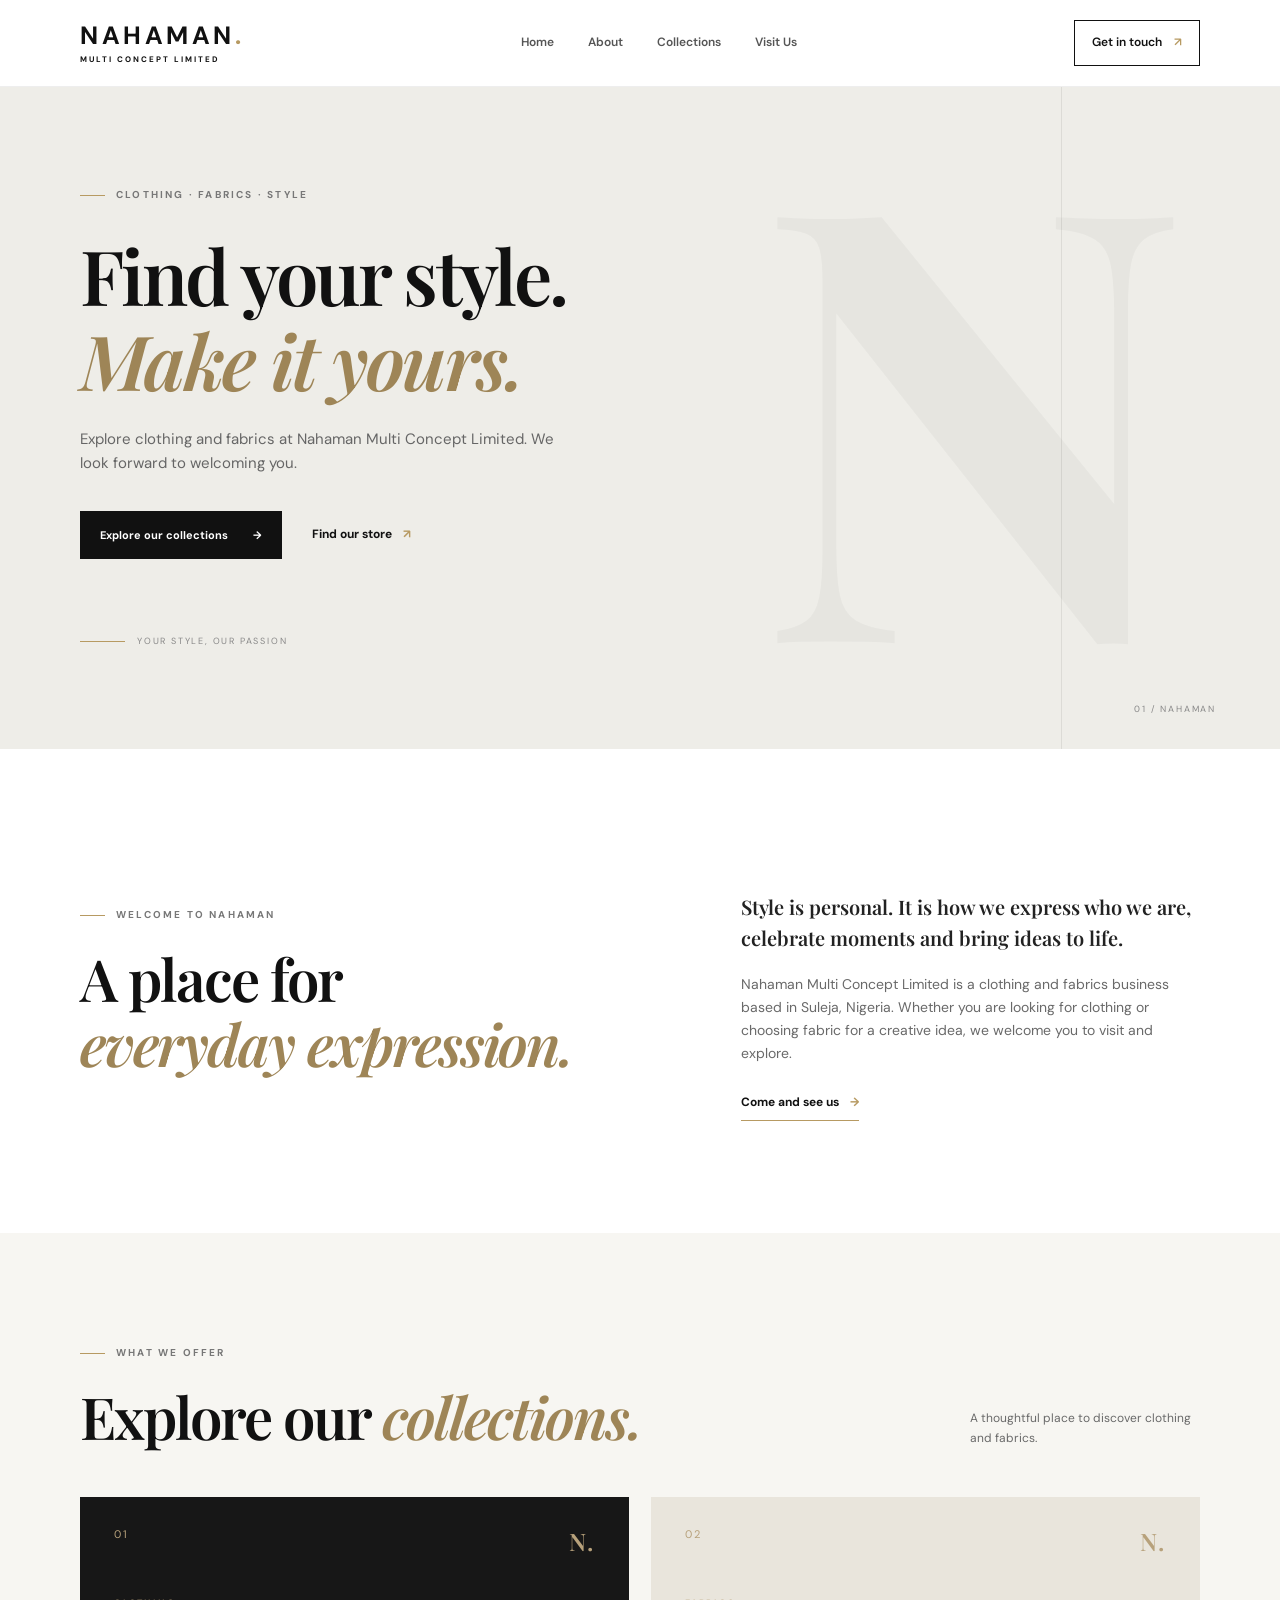
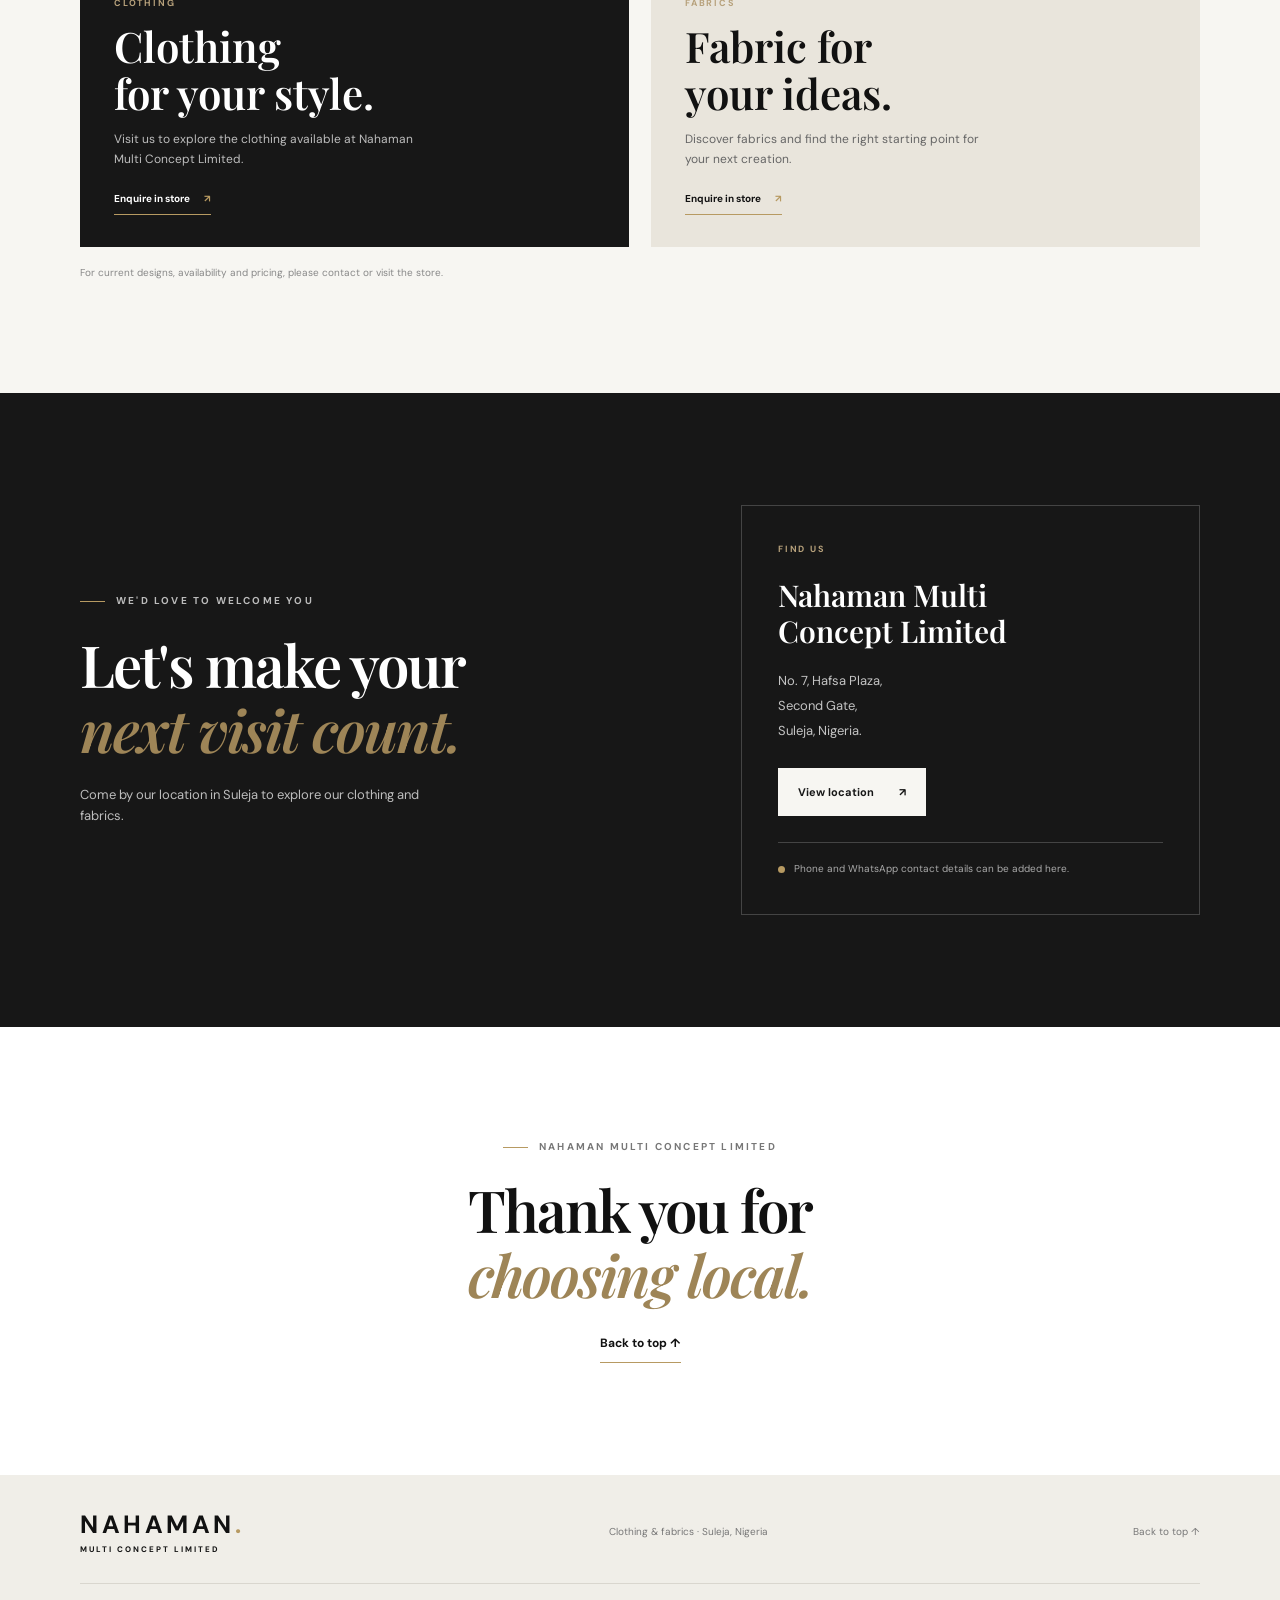
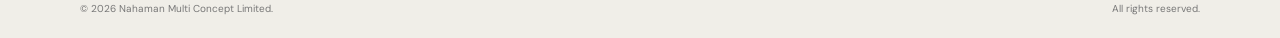
<file: index.html>
<!DOCTYPE html>
<html lang="en">
<head>
  <meta charset="UTF-8">
  <meta name="viewport" content="width=device-width, initial-scale=1.0">
  <meta name="description" content="Nahaman Multi Concept Limited offers clothing and fabrics in Suleja, Nigeria. Visit us at No. 7, Hafsa Plaza, Second Gate, Suleja.">
  <meta name="theme-color" content="#111111">
  <title>Nahaman Multi Concept Limited | Clothing & Fabrics</title>
  <link rel="preconnect" href="https://fonts.googleapis.com">
  <link rel="preconnect" href="https://fonts.gstatic.com" crossorigin>
  <link href="https://fonts.googleapis.com/css2?family=DM+Sans:wght@400;500;600;700&family=Playfair+Display:wght@600;700&display=swap" rel="stylesheet">
  <link rel="stylesheet" href="style.css">
</head>
<body>
  <a class="skip-link" href="#main">Skip to content</a>
  <header class="site-header">
    <div class="container nav-wrap">
      <a class="brand" href="#home" aria-label="Nahaman Multi Concept Limited home">
        <span class="brand-name">NAHAMAN<span class="brand-dot">.</span></span>
        <span class="brand-subtitle">MULTI CONCEPT LIMITED</span>
      </a>
      <button class="menu-toggle" id="menuToggle" aria-label="Open navigation" aria-expanded="false" aria-controls="siteNav">
        <span></span><span></span><span></span>
      </button>
      <nav class="site-nav" id="siteNav" aria-label="Main navigation">
        <a href="#home">Home</a>
        <a href="#about">About</a>
        <a href="#collections">Collections</a>
        <a href="#visit">Visit Us</a>
      </nav>
      <a class="nav-cta" href="#visit">Get in touch <span aria-hidden="true">↗</span></a>
    </div>
  </header>

  <main id="main">
    <section class="hero" id="home">
      <div class="hero-rule"></div>
      <div class="container hero-inner">
        <p class="eyebrow"><span></span> CLOTHING · FABRICS · STYLE</p>
        <h1>Find your style.<br><em>Make it yours.</em></h1>
        <p class="hero-copy">Explore clothing and fabrics at Nahaman Multi Concept Limited. We look forward to welcoming you.</p>
        <div class="hero-actions">
          <a class="button button-dark" href="#collections">Explore our collections <span aria-hidden="true">→</span></a>
          <a class="text-link" href="#visit">Find our store <span aria-hidden="true">↗</span></a>
        </div>
        <div class="hero-note">
          <span class="note-line"></span>
          <span>YOUR STYLE, OUR PASSION</span>
        </div>
      </div>
      <div class="hero-index" aria-hidden="true">01 / NAHAMAN</div>
    </section>

    <section class="intro section-pad" id="about">
      <div class="container intro-grid">
        <div>
          <p class="eyebrow"><span></span> WELCOME TO NAHAMAN</p>
          <h2>A place for<br><em>everyday expression.</em></h2>
        </div>
        <div class="intro-copy">
          <p class="lead">Style is personal. It is how we express who we are, celebrate moments and bring ideas to life.</p>
          <p>Nahaman Multi Concept Limited is a clothing and fabrics business based in Suleja, Nigeria. Whether you are looking for clothing or choosing fabric for a creative idea, we welcome you to visit and explore.</p>
          <a class="underlined-link" href="#visit">Come and see us <span aria-hidden="true">→</span></a>
        </div>
      </div>
    </section>

    <section class="collections section-pad" id="collections">
      <div class="container">
        <div class="section-heading">
          <div>
            <p class="eyebrow"><span></span> WHAT WE OFFER</p>
            <h2>Explore our <em>collections.</em></h2>
          </div>
          <p class="section-aside">A thoughtful place to discover clothing and fabrics.</p>
        </div>
        <div class="collection-grid">
          <article class="collection-card">
            <div class="card-top"><span>01</span><span class="card-mark">N.</span></div>
            <div class="card-content">
              <p class="card-kicker">CLOTHING</p>
              <h3>Clothing<br>for your style.</h3>
              <p>Visit us to explore the clothing available at Nahaman Multi Concept Limited.</p>
              <a href="#visit" class="card-link">Enquire in store <span aria-hidden="true">↗</span></a>
            </div>
          </article>
          <article class="collection-card collection-card-light">
            <div class="card-top"><span>02</span><span class="card-mark">N.</span></div>
            <div class="card-content">
              <p class="card-kicker">FABRICS</p>
              <h3>Fabric for<br>your ideas.</h3>
              <p>Discover fabrics and find the right starting point for your next creation.</p>
              <a href="#visit" class="card-link">Enquire in store <span aria-hidden="true">↗</span></a>
            </div>
          </article>
        </div>
        <p class="catalogue-note">For current designs, availability and pricing, please contact or visit the store.</p>
      </div>
    </section>

    <section class="visit section-pad" id="visit">
      <div class="container visit-grid">
        <div class="visit-heading">
          <p class="eyebrow eyebrow-light"><span></span> WE'D LOVE TO WELCOME YOU</p>
          <h2>Let's make your<br><em>next visit count.</em></h2>
          <p>Come by our location in Suleja to explore our clothing and fabrics.</p>
        </div>
        <div class="address-panel">
          <p class="panel-label">FIND US</p>
          <h3>Nahaman Multi<br>Concept Limited</h3>
          <address>No. 7, Hafsa Plaza,<br>Second Gate,<br>Suleja, Nigeria.</address>
          <a class="button button-light" href="https://www.google.com/maps/search/?api=1&query=No.+7+Hafsa+Plaza+Second+Gate+Suleja+Nigeria" target="_blank" rel="noopener noreferrer">View location <span aria-hidden="true">↗</span></a>
          <div class="contact-placeholder">
            <span class="status-dot"></span>
            <span>Phone and WhatsApp contact details can be added here.</span>
          </div>
        </div>
      </div>
    </section>

    <section class="closing section-pad">
      <div class="container closing-inner">
        <p class="eyebrow"><span></span> NAHAMAN MULTI CONCEPT LIMITED</p>
        <h2>Thank you for<br><em>choosing local.</em></h2>
        <a class="underlined-link" href="#home">Back to top ↑</a>
      </div>
    </section>
  </main>

  <footer class="site-footer">
    <div class="container footer-top">
      <a class="brand brand-footer" href="#home">
        <span class="brand-name">NAHAMAN<span class="brand-dot">.</span></span>
        <span class="brand-subtitle">MULTI CONCEPT LIMITED</span>
      </a>
      <p>Clothing & fabrics · Suleja, Nigeria</p>
      <a href="#home" class="footer-top-link">Back to top ↑</a>
    </div>
    <div class="container footer-bottom">
      <span>© <span id="year"></span> Nahaman Multi Concept Limited.</span>
      <span>All rights reserved.</span>
    </div>
  </footer>
  <script src="script.js"></script>
</body>
</html>
</file>
<file: style.css>
* { box-sizing: border-box; margin: 0; padding: 0; }
:root {
  --ink: #111111;
  --muted: #696969;
  --paper: #f7f6f2;
  --white: #ffffff;
  --gold: #b79a62;
  --line: #dedbd3;
  --serif: "Playfair Display", Georgia, serif;
  --sans: "DM Sans", Arial, sans-serif;
}
html { scroll-behavior: smooth; }
body { font-family: var(--sans); color: var(--ink); background: var(--paper); line-height: 1.65; }
a { color: inherit; }
.container { width: min(1120px, calc(100% - 48px)); margin-inline: auto; }
.skip-link { position: absolute; left: -9999px; top: 10px; background: white; padding: 10px; z-index: 99; }
.skip-link:focus { left: 10px; }
.site-header { background: rgba(255,255,255,.96); border-bottom: 1px solid #eee; position: sticky; top: 0; z-index: 20; }
.nav-wrap { min-height: 86px; display: flex; align-items: center; justify-content: space-between; gap: 28px; }
.brand { text-decoration: none; display: inline-flex; flex-direction: column; line-height: 1.1; }
.brand-name { font-weight: 700; font-size: 25px; letter-spacing: .14em; }
.brand-dot { color: var(--gold); }
.brand-subtitle { font-size: 8px; letter-spacing: .25em; margin-top: 6px; font-weight: 700; }
.site-nav { display: flex; gap: 34px; align-items: center; }
.site-nav a, .nav-cta { text-decoration: none; font-size: 12px; font-weight: 600; }
.site-nav a { color: #555; transition: color .2s; }
.site-nav a:hover, .text-link:hover, .underlined-link:hover { color: var(--gold); }
.nav-cta { border: 1px solid var(--ink); padding: 12px 17px; }
.nav-cta span { color: var(--gold); margin-left: 9px; }
.menu-toggle { display: none; border: 0; background: transparent; width: 38px; height: 38px; cursor: pointer; }
.menu-toggle span { display: block; height: 2px; background: var(--ink); margin: 6px 4px; }
.hero { min-height: 620px; position: relative; overflow: hidden; background: #eeede8; display: flex; align-items: center; }
.hero::after { content: "N"; position: absolute; right: 7%; top: 50%; transform: translateY(-54%); font: 700 clamp(300px, 47vw, 650px)/1 var(--serif); color: rgba(17,17,17,.035); pointer-events: none; }
.hero-rule { position: absolute; top: 0; bottom: 0; right: 17%; width: 1px; background: rgba(17,17,17,.08); }
.hero-inner { position: relative; z-index: 1; padding-block: 100px; }
.eyebrow { display: flex; align-items: center; gap: 11px; color: #777; font-size: 10px; letter-spacing: .22em; font-weight: 700; }
.eyebrow > span { display: inline-block; width: 25px; height: 1px; background: var(--gold); }
.hero h1, h2 { font: 600 clamp(45px, 6.3vw, 76px)/1.12 var(--serif); letter-spacing: -.035em; }
h1 em, h2 em { color: #9e8557; font-weight: 600; }
.hero h1 { margin-top: 28px; max-width: 760px; }
.hero-copy { max-width: 480px; color: #666; font-size: 15px; margin-top: 25px; }
.hero-actions { display: flex; align-items: center; gap: 30px; margin-top: 35px; }
.button { display: inline-flex; align-items: center; gap: 25px; text-decoration: none; padding: 15px 20px; font-size: 11px; font-weight: 700; transition: transform .2s, background .2s; }
.button:hover { transform: translateY(-2px); }
.button-dark { color: white; background: var(--ink); }
.button-dark:hover { background: #343434; }
.text-link, .underlined-link { text-decoration: none; font-size: 12px; font-weight: 700; }
.text-link span, .underlined-link span { color: var(--gold); margin-left: 8px; }
.hero-note { display: flex; align-items: center; gap: 12px; margin-top: 75px; color: #888; font-size: 9px; letter-spacing: .2em; }
.note-line { width: 45px; height: 1px; background: var(--gold); }
.hero-index { position: absolute; bottom: 32px; right: 5%; font-size: 9px; letter-spacing: .2em; color: #888; }
.section-pad { padding: 112px 0; }
.intro { background: var(--white); }
.intro-grid { display: grid; grid-template-columns: 1.1fr .9fr; gap: 100px; align-items: center; }
.intro h2, .section-heading h2, .visit h2, .closing h2 { font-size: clamp(38px, 5vw, 58px); margin-top: 22px; }
.intro-copy { padding-top: 30px; }
.intro-copy p { color: var(--muted); font-size: 14px; }
.intro-copy .lead { color: #222; font: 600 20px/1.55 var(--serif); margin-bottom: 20px; }
.underlined-link { display: inline-block; margin-top: 27px; padding-bottom: 8px; border-bottom: 1px solid var(--gold); }
.collections { background: var(--paper); }
.section-heading { display: flex; justify-content: space-between; align-items: end; gap: 30px; margin-bottom: 48px; }
.section-aside { max-width: 230px; color: var(--muted); font-size: 12px; }
.collection-grid { display: grid; grid-template-columns: 1fr 1fr; gap: 22px; }
.collection-card { min-height: 350px; padding: 28px 34px 32px; background: #171717; color: white; display: flex; flex-direction: column; justify-content: space-between; }
.collection-card-light { background: #e9e5dc; color: var(--ink); }
.card-top { display: flex; justify-content: space-between; color: #b7a17b; font-size: 11px; letter-spacing: .15em; }
.card-mark { font: 600 24px var(--serif); }
.card-content { max-width: 390px; }
.card-kicker { color: #b7a17b; font-size: 9px; letter-spacing: .2em; font-weight: 700; }
.card-content h3 { font: 600 clamp(30px, 4vw, 42px)/1.13 var(--serif); margin: 12px 0; }
.card-content > p:not(.card-kicker) { color: #bdbdbd; font-size: 12px; max-width: 310px; }
.collection-card-light .card-content > p:not(.card-kicker) { color: #666; }
.card-link { display: inline-block; margin-top: 22px; font-size: 10px; font-weight: 700; text-decoration: none; border-bottom: 1px solid var(--gold); padding-bottom: 6px; }
.card-link span { color: var(--gold); margin-left: 12px; }
.catalogue-note { margin-top: 18px; color: #888; font-size: 10px; }
.visit { background: #171717; color: white; }
.visit-grid { display: grid; grid-template-columns: 1.1fr .9fr; gap: 100px; align-items: center; }
.eyebrow-light { color: #bcbcbc; }
.visit-heading h2 { margin-bottom: 22px; }
.visit-heading > p:last-child { color: #bdbdbd; max-width: 370px; font-size: 13px; }
.address-panel { border: 1px solid #444; padding: 36px; }
.panel-label { color: #b7a17b; font-size: 9px; font-weight: 700; letter-spacing: .2em; }
.address-panel h3 { font: 600 30px/1.2 var(--serif); margin: 20px 0; }
.address-panel address { color: #c4c4c4; font-style: normal; font-size: 13px; line-height: 1.9; margin-bottom: 25px; }
.button-light { background: #f7f6f2; color: #171717; }
.button-light:hover { background: #e5d8bd; }
.contact-placeholder { display: flex; align-items: flex-start; gap: 9px; margin-top: 26px; padding-top: 18px; border-top: 1px solid #444; color: #aaa; font-size: 10px; }
.status-dot { width: 7px; height: 7px; border-radius: 50%; background: var(--gold); margin-top: 5px; flex: 0 0 auto; }
.closing { background: white; text-align: center; }
.closing-inner { display: flex; flex-direction: column; align-items: center; }
.closing h2 { margin-top: 22px; }
.site-footer { background: #f0eee8; padding: 36px 0 20px; }
.footer-top, .footer-bottom { display: flex; align-items: center; justify-content: space-between; gap: 20px; }
.footer-top { padding-bottom: 30px; }
.footer-top > p, .footer-top-link, .footer-bottom { color: #777; font-size: 10px; }
.footer-top-link { text-decoration: none; }
.footer-bottom { border-top: 1px solid #d9d6ce; padding-top: 17px; }
@media (max-width: 760px) {
  .container { width: min(100% - 36px, 560px); }
  .nav-wrap { min-height: 74px; flex-wrap: wrap; gap: 12px; }
  .brand-name { font-size: 21px; }
  .menu-toggle { display: block; margin-left: auto; }
  .nav-cta { display: none; }
  .site-nav { display: none; width: 100%; flex-direction: column; align-items: flex-start; gap: 0; padding: 4px 0 18px; }
  .site-nav.open { display: flex; }
  .site-nav a { width: 100%; padding: 10px 0; border-top: 1px solid #eee; }
  .hero { min-height: 570px; }
  .hero-inner { padding-block: 80px; }
  .hero::after { right: -12%; top: 55%; }
  .hero-rule { right: 8%; }
  .hero-actions { align-items: flex-start; flex-direction: column; gap: 20px; }
  .hero-note { margin-top: 55px; }
  .section-pad { padding: 78px 0; }
  .intro-grid, .visit-grid { grid-template-columns: 1fr; gap: 35px; }
  .intro-copy { padding-top: 0; }
  .section-heading { align-items: flex-start; flex-direction: column; margin-bottom: 30px; }
  .collection-grid { grid-template-columns: 1fr; }
  .collection-card { min-height: 320px; padding: 25px; }
  .address-panel { padding: 27px; }
  .footer-top, .footer-bottom { align-items: flex-start; flex-direction: column; }
}
@media (prefers-reduced-motion: reduce) {
  html { scroll-behavior: auto; }
  *, *::before, *::after { transition-duration: .01ms !important; animation-duration: .01ms !important; }
}
</file>
